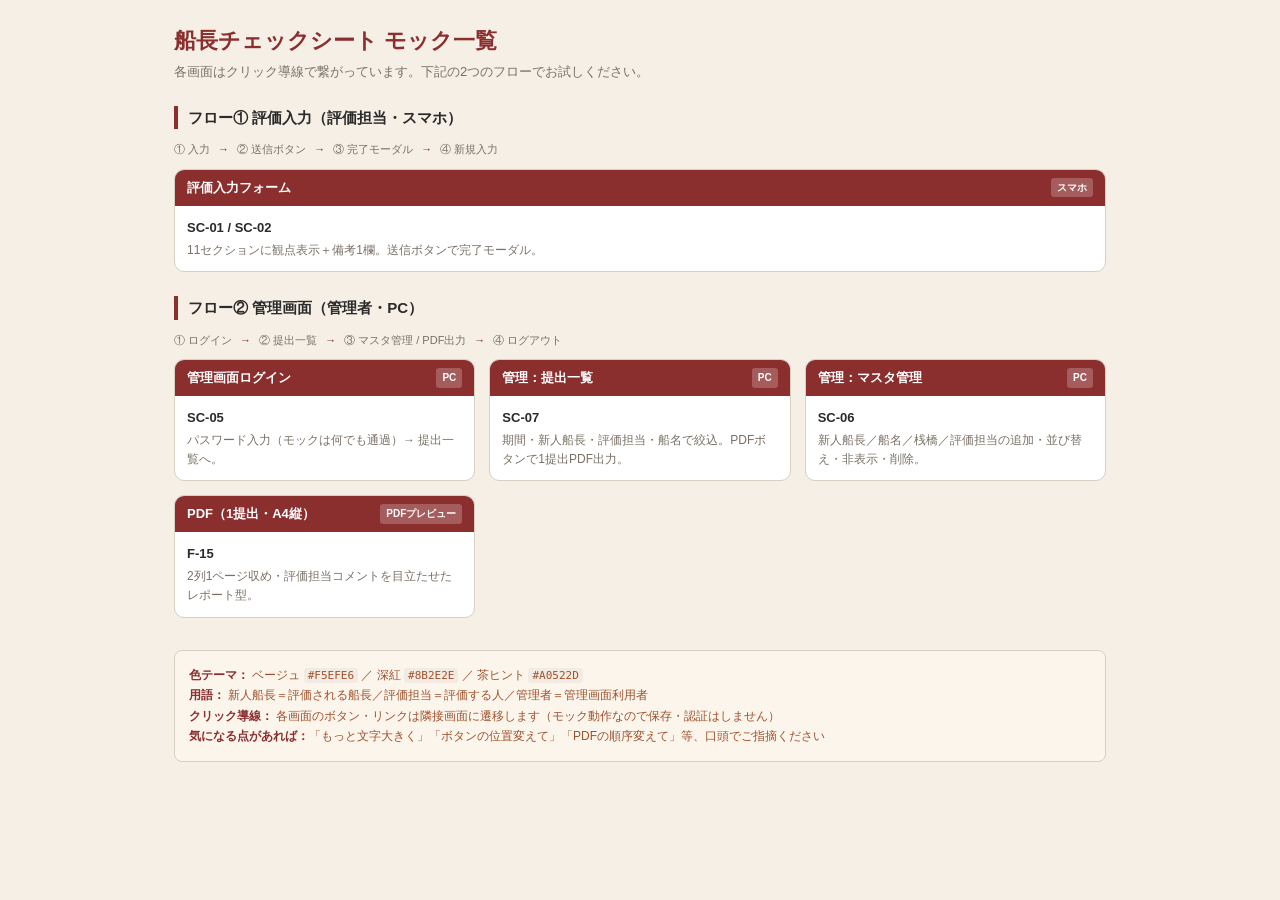
<file: index.html>
<!doctype html>
<html lang="ja">
<head>
<meta charset="utf-8">
<title>船長チェックシート モック一覧</title>
<link rel="stylesheet" href="_theme.css">
<style>
  body{padding:24px;max-width:980px;margin:0 auto;}
  h1{color:var(--accent);margin:0 0 4px;font-size:22px;}
  .lead{color:var(--muted);margin:0 0 24px;font-size:13px;}
  h2{font-size:15px;color:var(--ink);border-left:4px solid var(--accent);padding-left:10px;margin:24px 0 12px;}
  .grid{display:grid;grid-template-columns:repeat(auto-fit,minmax(260px,1fr));gap:14px;}
  .card{background:var(--bg-card);border:1px solid var(--line);border-radius:10px;overflow:hidden;text-decoration:none;color:var(--ink);display:block;transition:transform .12s;}
  .card:hover{transform:translateY(-2px);box-shadow:0 4px 14px rgba(139,46,46,.12);}
  .card .label{background:var(--accent);color:#fff;padding:8px 12px;font-weight:700;font-size:13px;display:flex;justify-content:space-between;align-items:center;}
  .card .label .dev{background:rgba(255,255,255,.22);font-size:10px;padding:2px 6px;border-radius:3px;}
  .card .body{padding:12px;font-size:12px;color:var(--muted);min-height:62px;}
  .card .body strong{display:block;color:var(--ink);font-size:13px;margin-bottom:3px;font-weight:600;}
  .flow{display:flex;align-items:center;gap:8px;color:var(--muted);font-size:11px;margin:6px 0 10px;}
  .flow-arrow{color:var(--accent);font-weight:700;}
  .legend{margin-top:32px;padding:14px;background:#FBF5EC;border:1px solid var(--line);border-radius:8px;font-size:12px;color:var(--hint-text);line-height:1.7;}
  .legend strong{color:var(--accent);}
  code{background:rgba(0,0,0,.04);padding:1px 4px;border-radius:3px;font-size:11px;}
</style>
</head>
<body>
<h1>船長チェックシート モック一覧</h1>
<p class="lead">各画面はクリック導線で繋がっています。下記の2つのフローでお試しください。</p>

<h2>フロー① 評価入力（評価担当・スマホ）</h2>
<div class="flow"><span>① 入力</span><span class="flow-arrow">→</span><span>② 送信ボタン</span><span class="flow-arrow">→</span><span>③ 完了モーダル</span><span class="flow-arrow">→</span><span>④ 新規入力</span></div>
<div class="grid">
  <a class="card" href="form.html">
    <div class="label">評価入力フォーム<span class="dev">スマホ</span></div>
    <div class="body"><strong>SC-01 / SC-02</strong>11セクションに観点表示＋備考1欄。送信ボタンで完了モーダル。</div>
  </a>
</div>

<h2>フロー② 管理画面（管理者・PC）</h2>
<div class="flow"><span>① ログイン</span><span class="flow-arrow">→</span><span>② 提出一覧</span><span class="flow-arrow">→</span><span>③ マスタ管理 / PDF出力</span><span class="flow-arrow">→</span><span>④ ログアウト</span></div>
<div class="grid">
  <a class="card" href="login.html">
    <div class="label">管理画面ログイン<span class="dev">PC</span></div>
    <div class="body"><strong>SC-05</strong>パスワード入力（モックは何でも通過）→ 提出一覧へ。</div>
  </a>
  <a class="card" href="admin-list.html">
    <div class="label">管理：提出一覧<span class="dev">PC</span></div>
    <div class="body"><strong>SC-07</strong>期間・新人船長・評価担当・船名で絞込。PDFボタンで1提出PDF出力。</div>
  </a>
  <a class="card" href="admin-master.html">
    <div class="label">管理：マスタ管理<span class="dev">PC</span></div>
    <div class="body"><strong>SC-06</strong>新人船長／船名／桟橋／評価担当の追加・並び替え・非表示・削除。</div>
  </a>
  <a class="card" href="pdf-single-1page.html">
    <div class="label">PDF（1提出・A4縦）<span class="dev">PDFプレビュー</span></div>
    <div class="body"><strong>F-15</strong>2列1ページ収め・評価担当コメントを目立たせたレポート型。</div>
  </a>
</div>

<div class="legend">
  <strong>色テーマ：</strong> ベージュ <code>#F5EFE6</code> ／ 深紅 <code>#8B2E2E</code> ／ 茶ヒント <code>#A0522D</code><br>
  <strong>用語：</strong> 新人船長＝評価される船長／評価担当＝評価する人／管理者＝管理画面利用者<br>
  <strong>クリック導線：</strong> 各画面のボタン・リンクは隣接画面に遷移します（モック動作なので保存・認証はしません）<br>
  <strong>気になる点があれば：</strong>「もっと文字大きく」「ボタンの位置変えて」「PDFの順序変えて」等、口頭でご指摘ください
</div>
</body>
</html>
</file>
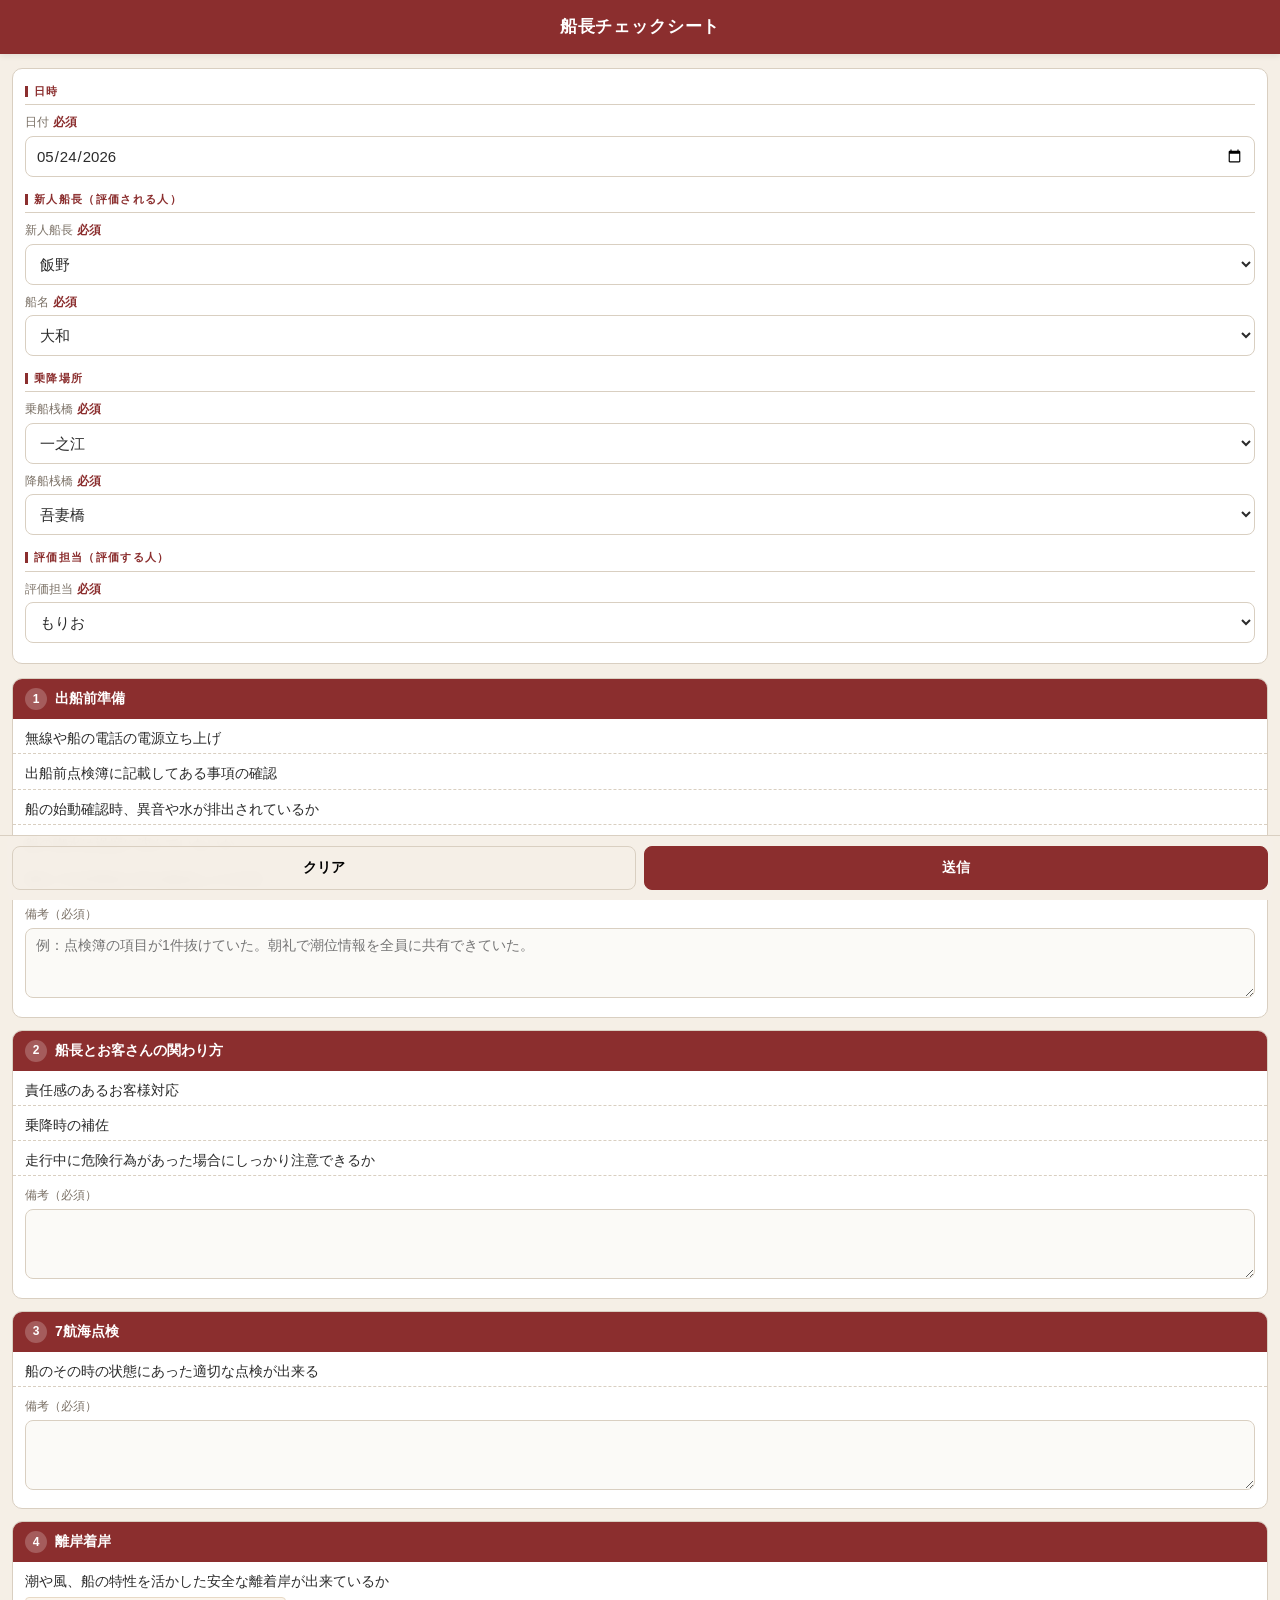
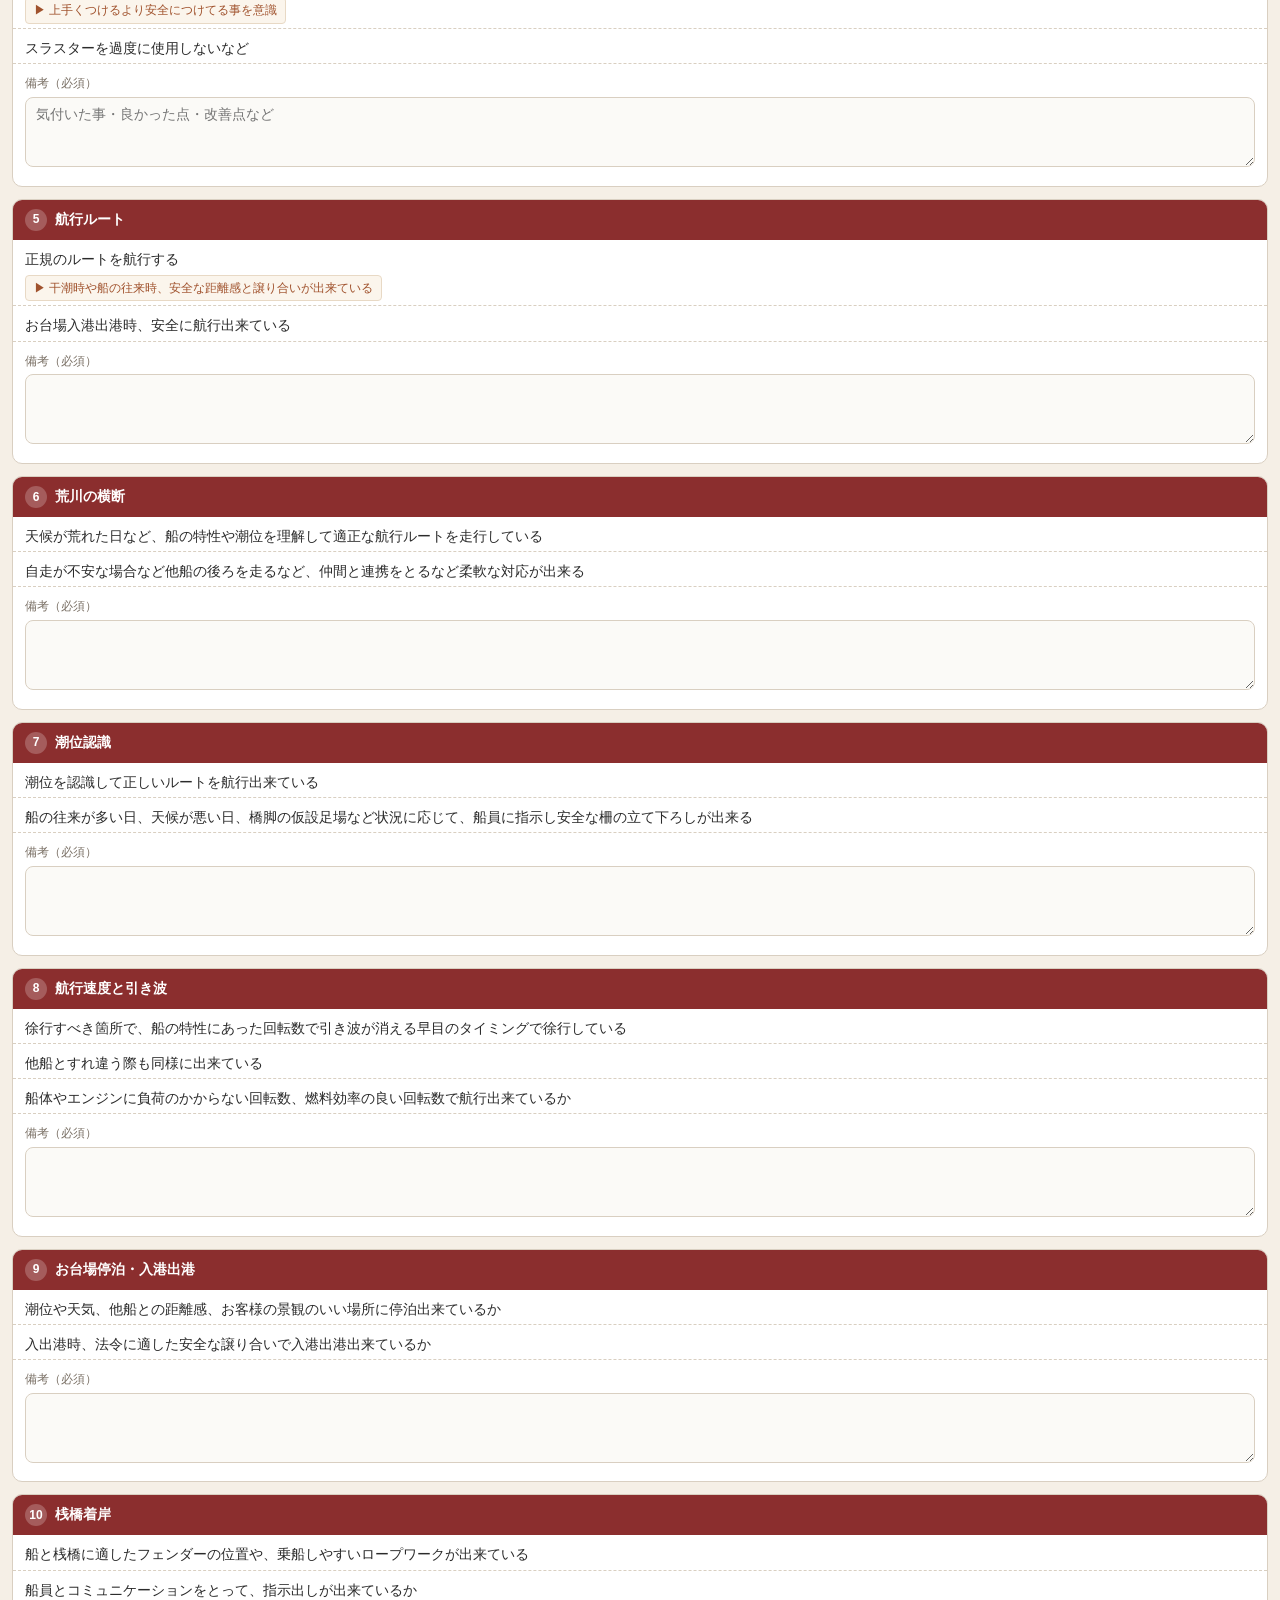
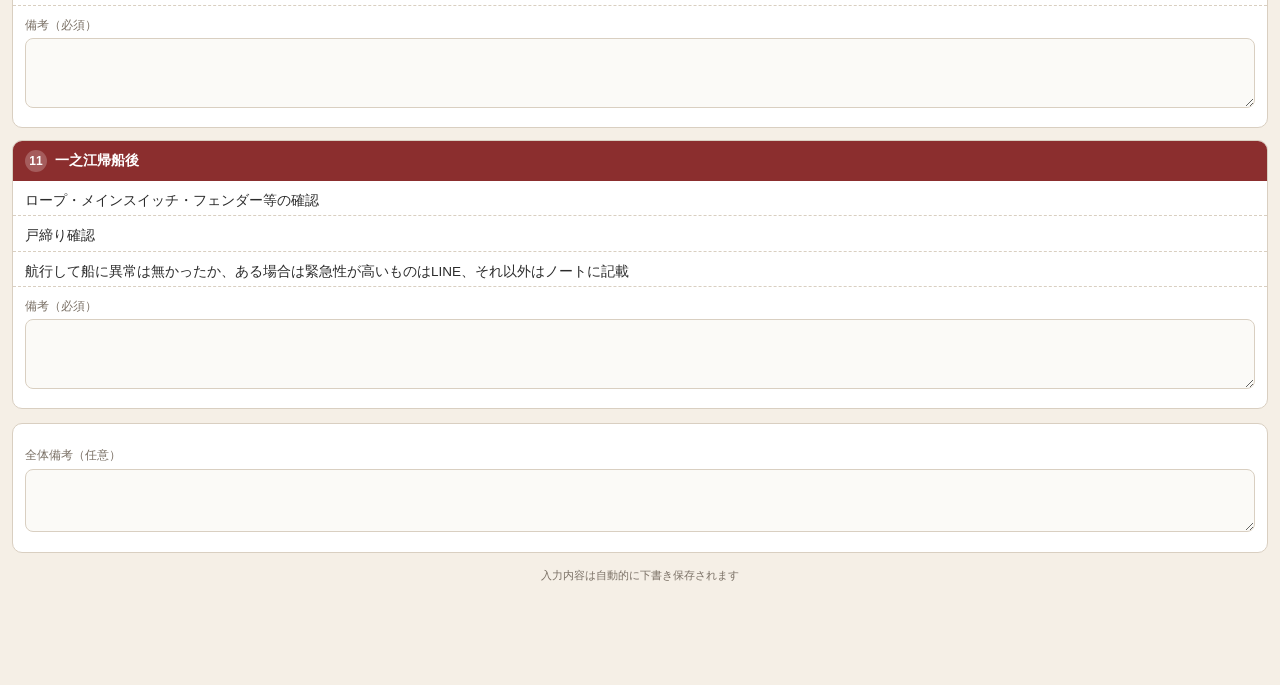
<file: form.html>
<!doctype html>
<html lang="ja">
<head>
<meta charset="utf-8">
<meta name="viewport" content="width=device-width,initial-scale=1">
<title>入力フォーム モック</title>
<link rel="stylesheet" href="_theme.css">
<style>
  body{padding:0 0 90px;}
  header{background:var(--accent);color:#fff;padding:14px 16px;text-align:center;font-weight:700;font-size:17px;letter-spacing:.05em;
    box-shadow:0 2px 6px rgba(0,0,0,.08);}
  .meta{background:var(--bg-card);border:1px solid var(--line);border-radius:10px;margin:14px 12px;padding:14px 12px 12px;}
  .meta .row{display:grid;grid-template-columns:1fr;gap:4px;margin:8px 0;}
  .meta label{color:var(--muted);font-size:12px;}
  .meta label .req{color:var(--accent);margin-left:4px;font-weight:700;}
  .meta-title{font-size:11px;color:var(--accent);font-weight:700;letter-spacing:.12em;margin:14px 0 2px;padding-bottom:4px;border-bottom:1px solid var(--line);display:flex;align-items:center;gap:6px;}
  .meta-title:first-child{margin-top:0;}
  .meta-title::before{content:"";display:inline-block;width:3px;height:11px;background:var(--accent);}
  .meta input,.meta select{width:100%;padding:10px;border:1px solid var(--line);border-radius:8px;font-size:15px;background:#fff;color:var(--ink);}
  section.group{background:var(--bg-card);border:1px solid var(--line);border-radius:10px;margin:0 12px 12px;overflow:hidden;}
  .group-head{background:var(--accent);color:#fff;padding:9px 12px;font-weight:700;font-size:14px;display:flex;align-items:center;gap:8px;}
  .group-head .num{background:rgba(255,255,255,.22);border-radius:999px;width:22px;height:22px;display:inline-flex;align-items:center;justify-content:center;font-size:12px;}
  .observation{padding:10px 12px 4px;border-bottom:1px dashed var(--line);}
  .observation:last-of-type{border-bottom:none;}
  .observation .label{color:var(--muted);font-size:11px;margin-bottom:4px;letter-spacing:.05em;}
  .observation .crit{font-size:13.5px;line-height:1.5;}
  .observation .hint{display:inline-block;margin-top:5px;background:var(--bg-hint);color:var(--hint-text);font-size:12px;padding:3px 8px;border-radius:4px;border:1px solid #E8D9C5;}
  .biko{padding:10px 12px 12px;}
  .biko label{display:block;color:var(--muted);font-size:12px;margin-bottom:4px;}
  .biko textarea{width:100%;min-height:70px;padding:8px 10px;border:1px solid var(--line);border-radius:8px;font-size:14px;background:#FBFAF7;color:var(--ink);resize:vertical;}
  .actions{position:fixed;bottom:0;left:0;right:0;background:rgba(245,239,230,.96);backdrop-filter:blur(6px);padding:10px 12px;display:flex;gap:8px;border-top:1px solid var(--line);}
  .actions button{flex:1;padding:12px 0;border-radius:8px;border:1px solid var(--line);background:#fff;font-weight:700;font-size:14px;}
  .actions .primary{background:var(--accent);color:#fff;border-color:var(--accent);}
  .actions .ghost{background:transparent;}
</style>
</head>
<body>
<header>船長チェックシート</header>

<div class="meta">
  <div class="meta-title">日時</div>
  <div class="row">
    <label>日付<span class="req">必須</span></label>
    <input type="date" value="2026-05-24">
  </div>

  <div class="meta-title">新人船長（評価される人）</div>
  <div class="row">
    <label>新人船長<span class="req">必須</span></label>
    <select><option>飯野</option><option>古村</option><option>小川</option></select>
  </div>
  <div class="row">
    <label>船名<span class="req">必須</span></label>
    <select><option>大和</option></select>
  </div>

  <div class="meta-title">乗降場所</div>
  <div class="row">
    <label>乗船桟橋<span class="req">必須</span></label>
    <select><option>一之江</option></select>
  </div>
  <div class="row">
    <label>降船桟橋<span class="req">必須</span></label>
    <select><option>吾妻橋</option></select>
  </div>

  <div class="meta-title">評価担当（評価する人）</div>
  <div class="row">
    <label>評価担当<span class="req">必須</span></label>
    <select><option>もりお</option></select>
  </div>
</div>

<section class="group">
  <div class="group-head"><span class="num">1</span><span>出船前準備</span></div>
  <div class="observation">
    <div class="crit">無線や船の電話の電源立ち上げ</div>
  </div>
  <div class="observation">
    <div class="crit">出船前点検簿に記載してある事項の確認</div>
  </div>
  <div class="observation">
    <div class="crit">船の始動確認時、異音や水が排出されているか</div>
  </div>
  <div class="observation">
    <div class="crit">船の喫水は過度に沈んでいないか</div>
  </div>
  <div class="observation">
    <div class="crit">朝礼で注意事故や安全確認などの共有</div>
  </div>
  <div class="biko">
    <label>備考（必須）</label>
    <textarea required placeholder="例：点検簿の項目が1件抜けていた。朝礼で潮位情報を全員に共有できていた。"></textarea>
  </div>
</section>

<section class="group">
  <div class="group-head"><span class="num">2</span><span>船長とお客さんの関わり方</span></div>
  <div class="observation">
    <div class="crit">責任感のあるお客様対応</div>
  </div>
  <div class="observation">
    <div class="crit">乗降時の補佐</div>
  </div>
  <div class="observation">
    <div class="crit">走行中に危険行為があった場合にしっかり注意できるか</div>
  </div>
  <div class="biko">
    <label>備考（必須）</label>
    <textarea required placeholder=""></textarea>
  </div>
</section>

<section class="group">
  <div class="group-head"><span class="num">3</span><span>7航海点検</span></div>
  <div class="observation">
    <div class="crit">船のその時の状態にあった適切な点検が出来る</div>
  </div>
  <div class="biko">
    <label>備考（必須）</label>
    <textarea required placeholder=""></textarea>
  </div>
</section>

<section class="group">
  <div class="group-head"><span class="num">4</span><span>離岸着岸</span></div>
  <div class="observation">
    <div class="crit">潮や風、船の特性を活かした安全な離着岸が出来ているか</div>
    <span class="hint">▶ 上手くつけるより安全につけてる事を意識</span>
  </div>
  <div class="observation">
    <div class="crit">スラスターを過度に使用しないなど</div>
  </div>
  <div class="biko">
    <label>備考（必須）</label>
    <textarea required placeholder="気付いた事・良かった点・改善点など"></textarea>
  </div>
</section>

<section class="group">
  <div class="group-head"><span class="num">5</span><span>航行ルート</span></div>
  <div class="observation">
    <div class="crit">正規のルートを航行する</div>
    <span class="hint">▶ 干潮時や船の往来時、安全な距離感と譲り合いが出来ている</span>
  </div>
  <div class="observation">
    <div class="crit">お台場入港出港時、安全に航行出来ている</div>
  </div>
  <div class="biko">
    <label>備考（必須）</label>
    <textarea required placeholder=""></textarea>
  </div>
</section>

<section class="group">
  <div class="group-head"><span class="num">6</span><span>荒川の横断</span></div>
  <div class="observation">
    <div class="crit">天候が荒れた日など、船の特性や潮位を理解して適正な航行ルートを走行している</div>
  </div>
  <div class="observation">
    <div class="crit">自走が不安な場合など他船の後ろを走るなど、仲間と連携をとるなど柔軟な対応が出来る</div>
  </div>
  <div class="biko">
    <label>備考（必須）</label>
    <textarea required placeholder=""></textarea>
  </div>
</section>

<section class="group">
  <div class="group-head"><span class="num">7</span><span>潮位認識</span></div>
  <div class="observation">
    <div class="crit">潮位を認識して正しいルートを航行出来ている</div>
  </div>
  <div class="observation">
    <div class="crit">船の往来が多い日、天候が悪い日、橋脚の仮設足場など状況に応じて、船員に指示し安全な柵の立て下ろしが出来る</div>
  </div>
  <div class="biko">
    <label>備考（必須）</label>
    <textarea required placeholder=""></textarea>
  </div>
</section>

<section class="group">
  <div class="group-head"><span class="num">8</span><span>航行速度と引き波</span></div>
  <div class="observation">
    <div class="crit">徐行すべき箇所で、船の特性にあった回転数で引き波が消える早目のタイミングで徐行している</div>
  </div>
  <div class="observation">
    <div class="crit">他船とすれ違う際も同様に出来ている</div>
  </div>
  <div class="observation">
    <div class="crit">船体やエンジンに負荷のかからない回転数、燃料効率の良い回転数で航行出来ているか</div>
  </div>
  <div class="biko">
    <label>備考（必須）</label>
    <textarea required placeholder=""></textarea>
  </div>
</section>

<section class="group">
  <div class="group-head"><span class="num">9</span><span>お台場停泊・入港出港</span></div>
  <div class="observation">
    <div class="crit">潮位や天気、他船との距離感、お客様の景観のいい場所に停泊出来ているか</div>
  </div>
  <div class="observation">
    <div class="crit">入出港時、法令に適した安全な譲り合いで入港出港出来ているか</div>
  </div>
  <div class="biko">
    <label>備考（必須）</label>
    <textarea required placeholder=""></textarea>
  </div>
</section>

<section class="group">
  <div class="group-head"><span class="num">10</span><span>桟橋着岸</span></div>
  <div class="observation">
    <div class="crit">船と桟橋に適したフェンダーの位置や、乗船しやすいロープワークが出来ている</div>
  </div>
  <div class="observation">
    <div class="crit">船員とコミュニケーションをとって、指示出しが出来ているか</div>
  </div>
  <div class="biko">
    <label>備考（必須）</label>
    <textarea required placeholder=""></textarea>
  </div>
</section>

<section class="group">
  <div class="group-head"><span class="num">11</span><span>一之江帰船後</span></div>
  <div class="observation">
    <div class="crit">ロープ・メインスイッチ・フェンダー等の確認</div>
  </div>
  <div class="observation">
    <div class="crit">戸締り確認</div>
  </div>
  <div class="observation">
    <div class="crit">航行して船に異常は無かったか、ある場合は緊急性が高いものはLINE、それ以外はノートに記載</div>
  </div>
  <div class="biko">
    <label>備考（必須）</label>
    <textarea required placeholder=""></textarea>
  </div>
</section>

<div class="meta">
  <div class="row">
    <label>全体備考（任意）</label>
    <textarea rows="3" style="width:100%;padding:8px 10px;border:1px solid var(--line);border-radius:8px;background:#FBFAF7;color:var(--ink);"></textarea>
  </div>
</div>

<p style="text-align:center;color:var(--muted);font-size:11px;padding:0 16px;">入力内容は自動的に下書き保存されます</p>

<div class="actions">
  <button class="ghost" onclick="if(confirm('入力内容をクリアしますか？')) location.reload();">クリア</button>
  <button class="primary" onclick="submit()">送信</button>
</div>

<div id="dlg-mask" style="display:none;position:fixed;inset:0;background:rgba(0,0,0,.45);z-index:9000;align-items:center;justify-content:center;padding:20px;">
  <div style="background:#fff;border-radius:12px;width:100%;max-width:340px;padding:24px;text-align:center;">
    <div style="font-size:32px;color:var(--accent);margin-bottom:8px;">✓</div>
    <div style="font-weight:700;font-size:17px;margin-bottom:6px;">送信完了</div>
    <div style="color:var(--muted);font-size:13px;margin-bottom:18px;">受付番号：#312</div>
    <button onclick="location.reload()" style="width:100%;background:var(--accent);color:#fff;border:none;padding:11px 0;border-radius:8px;font-weight:700;font-size:14px;cursor:pointer;">新規入力</button>
    <a href="index.html" style="display:block;margin-top:10px;color:var(--muted);font-size:12px;text-decoration:none;">モック一覧に戻る</a>
  </div>
</div>

<script>
function submit(){
  document.getElementById('dlg-mask').style.display = 'flex';
}
</script>
</body>
</html>
</file>
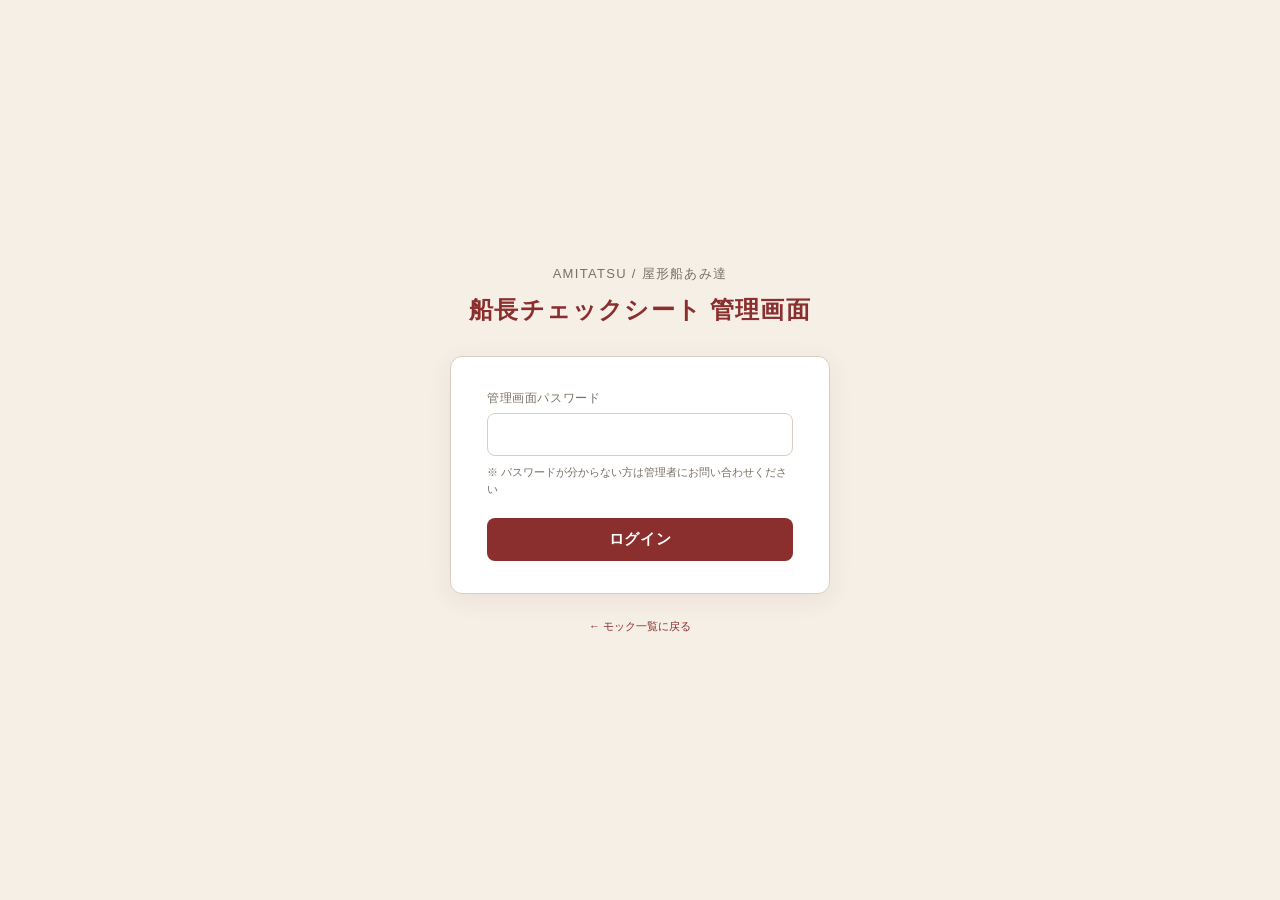
<file: login.html>
<!doctype html>
<html lang="ja">
<head>
<meta charset="utf-8">
<title>管理画面ログイン モック</title>
<link rel="stylesheet" href="_theme.css">
<style>
  body{min-height:100vh;display:flex;flex-direction:column;align-items:center;justify-content:center;padding:24px;}
  .brand{color:var(--muted);font-size:13px;letter-spacing:.1em;margin-bottom:6px;}
  h1{color:var(--accent);font-size:24px;margin:0 0 28px;letter-spacing:.05em;}
  .card{background:var(--bg-card);border:1px solid var(--line);border-radius:12px;padding:32px 36px;width:380px;box-shadow:0 6px 24px rgba(139,46,46,.08);}
  .card .label{font-size:12px;color:var(--muted);margin-bottom:6px;letter-spacing:.05em;}
  .card input{width:100%;padding:12px 14px;border:1px solid var(--line);border-radius:8px;font-size:15px;background:#fff;color:var(--ink);}
  .card input:focus{outline:2px solid var(--accent);outline-offset:1px;}
  .card .hint{font-size:11px;color:var(--muted);margin-top:8px;}
  .card button{margin-top:20px;width:100%;background:var(--accent);color:#fff;border:none;padding:12px 0;border-radius:8px;font-size:15px;font-weight:700;cursor:pointer;letter-spacing:.05em;}
  .card button:hover{background:var(--accent-soft);}
  .err{display:none;margin-top:14px;padding:8px 12px;background:#fef0f0;color:var(--accent);border:1px solid var(--accent);border-radius:6px;font-size:13px;}
  .footer{margin-top:24px;font-size:11px;color:var(--muted);text-align:center;}
  .footer a{color:var(--accent);text-decoration:none;}
</style>
</head>
<body>

<div class="brand">AMITATSU / 屋形船あみ達</div>
<h1>船長チェックシート 管理画面</h1>

<div class="card">
  <div class="label">管理画面パスワード</div>
  <input type="password" id="pw" placeholder="" autocomplete="off">
  <div class="hint">※ パスワードが分からない方は管理者にお問い合わせください</div>
  <button onclick="login()">ログイン</button>
  <div class="err" id="err">パスワードが違います</div>
</div>

<div class="footer">
  <a href="index.html">← モック一覧に戻る</a>
</div>

<script>
  function login(){
    // モック：何でも入れたらログイン成功で admin-list.html へ
    const pw = document.getElementById('pw').value;
    if(!pw){
      document.getElementById('err').style.display = 'block';
      document.getElementById('err').textContent = 'パスワードを入力してください';
      return;
    }
    location.href = 'admin-list.html';
  }
  document.getElementById('pw').addEventListener('keydown', e => {
    if(e.key === 'Enter') login();
  });
</script>
</body>
</html>
</file>
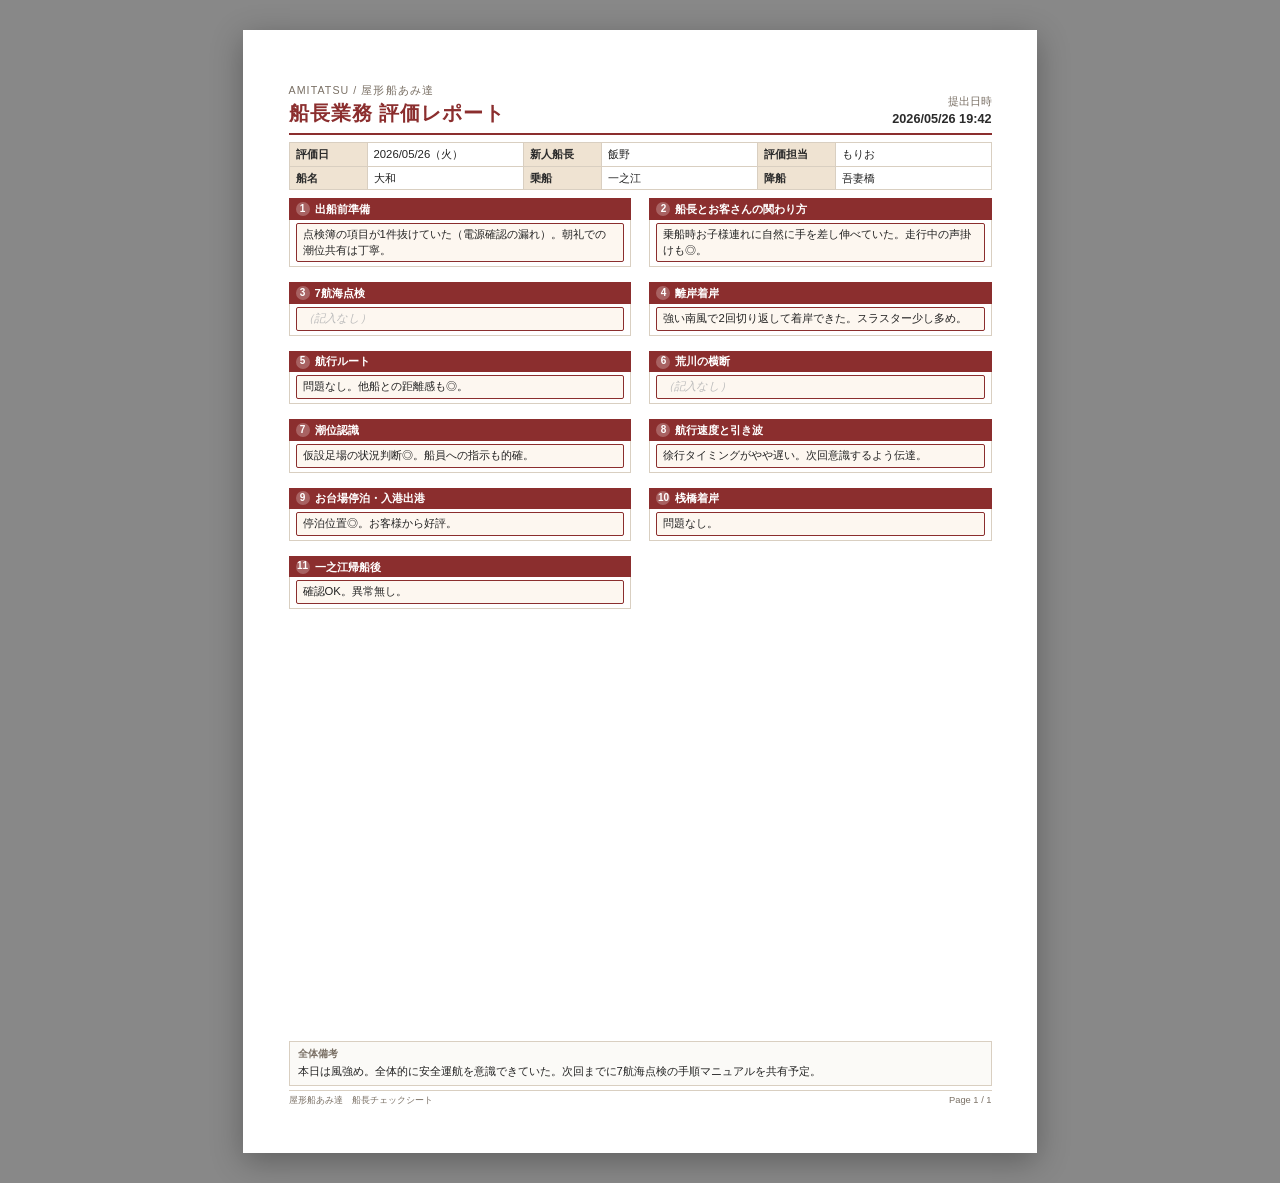
<file: pdf-single-1page.html>
<!doctype html>
<html lang="ja">
<head>
<meta charset="utf-8">
<title>PDF（1提出・1ページ収め）モック</title>
<link rel="stylesheet" href="_theme.css">
<style>
  body{background:#888;padding:30px 0;}
  .a4{
    width:210mm;
    height:297mm;
    margin:0 auto;
    background:#fff;
    color:#222;
    box-shadow:0 8px 30px rgba(0,0,0,.3);
    padding:14mm 12mm 12mm;
    font-family:"Yu Gothic","Hiragino Sans","Meiryo",sans-serif;
    font-size:9pt;
    line-height:1.45;
    box-sizing:border-box;
    display:flex;
    flex-direction:column;
  }
  .pdf-head{display:flex;justify-content:space-between;align-items:flex-end;border-bottom:2.5px solid var(--accent);padding-bottom:5px;margin-bottom:7px;}
  .pdf-head .left .brand{color:var(--muted);font-size:8pt;letter-spacing:.1em;}
  .pdf-head .left h1{margin:1px 0 0;font-size:15pt;color:var(--accent);letter-spacing:.05em;}
  .pdf-head .right{text-align:right;font-size:8pt;color:var(--muted);}
  .pdf-head .right strong{display:block;color:var(--ink);font-size:9.5pt;margin-top:1px;}

  .meta-table{width:100%;border-collapse:collapse;margin-bottom:8px;font-size:8.5pt;}
  .meta-table th{background:#EFE3D2;border:1px solid var(--line);padding:3px 6px;text-align:left;font-weight:700;width:11%;color:var(--ink);}
  .meta-table td{border:1px solid var(--line);padding:3px 6px;width:22%;}

  .grid2{flex:1;display:grid;grid-template-columns:1fr 1fr;gap:4mm 5mm;align-content:start;}
  .section{break-inside:avoid;display:flex;flex-direction:column;min-height:0;}
  .section-head{background:var(--accent);color:#fff;padding:2.5px 7px;font-weight:700;font-size:8.5pt;display:flex;align-items:center;gap:5px;}
  .section-head .num{background:rgba(255,255,255,.25);border-radius:999px;width:14px;height:14px;display:inline-flex;align-items:center;justify-content:center;font-size:7.5pt;}
  .section-body{border:1px solid var(--line);border-top:none;padding:3px 6px 4px;flex:1;display:flex;flex-direction:column;}
  .observations{font-size:7.5pt;color:var(--muted);margin:0 0 3px;padding-left:.9em;line-height:1.3;}
  .comment-wrap{flex:1;border:1px solid var(--accent);background:#FDF7F0;padding:3px 6px;border-radius:2px;}
  .comment-wrap .label{font-size:7pt;color:var(--accent);font-weight:700;letter-spacing:.08em;margin-bottom:1px;}
  .comment-wrap .body{font-size:8.5pt;line-height:1.4;color:#222;white-space:pre-wrap;}
  .comment-wrap.empty .body{color:#BBB;font-style:italic;}

  .footer-remarks{margin-top:6px;border:1px solid var(--line);padding:5px 8px;background:#FBFAF7;}
  .footer-remarks .label{font-size:7.5pt;color:var(--muted);margin-bottom:2px;font-weight:700;}
  .footer-remarks .body{font-size:8.5pt;line-height:1.4;}

  .pdf-foot{margin-top:4px;border-top:1px solid var(--line);padding-top:3px;display:flex;justify-content:space-between;font-size:7pt;color:var(--muted);}
</style>
</head>
<body>

<div class="a4">

  <div class="pdf-head">
    <div class="left">
      <div class="brand">AMITATSU / 屋形船あみ達</div>
      <h1>船長業務 評価レポート</h1>
    </div>
    <div class="right">提出日時<br><strong>2026/05/26 19:42</strong></div>
  </div>

  <table class="meta-table">
    <tr><th>評価日</th><td>2026/05/26（火）</td><th>新人船長</th><td>飯野</td><th>評価担当</th><td>もりお</td></tr>
    <tr><th>船名</th><td>大和</td><th>乗船</th><td>一之江</td><th>降船</th><td>吾妻橋</td></tr>
  </table>

  <div class="grid2">

    <div class="section">
      <div class="section-head"><span class="num">1</span>出船前準備</div>
      <div class="section-body">
        <div class="comment-wrap">
          <div class="body">点検簿の項目が1件抜けていた（電源確認の漏れ）。朝礼での潮位共有は丁寧。</div>
        </div>
      </div>
    </div>

    <div class="section">
      <div class="section-head"><span class="num">2</span>船長とお客さんの関わり方</div>
      <div class="section-body">
        <div class="comment-wrap">
          <div class="body">乗船時お子様連れに自然に手を差し伸べていた。走行中の声掛けも◎。</div>
        </div>
      </div>
    </div>

    <div class="section">
      <div class="section-head"><span class="num">3</span>7航海点検</div>
      <div class="section-body">
        <div class="comment-wrap empty">
          <div class="body">（記入なし）</div>
        </div>
      </div>
    </div>

    <div class="section">
      <div class="section-head"><span class="num">4</span>離岸着岸</div>
      <div class="section-body">
        <div class="comment-wrap">
          <div class="body">強い南風で2回切り返して着岸できた。スラスター少し多め。</div>
        </div>
      </div>
    </div>

    <div class="section">
      <div class="section-head"><span class="num">5</span>航行ルート</div>
      <div class="section-body">
        <div class="comment-wrap">
          <div class="body">問題なし。他船との距離感も◎。</div>
        </div>
      </div>
    </div>

    <div class="section">
      <div class="section-head"><span class="num">6</span>荒川の横断</div>
      <div class="section-body">
        <div class="comment-wrap empty">
          <div class="body">（記入なし）</div>
        </div>
      </div>
    </div>

    <div class="section">
      <div class="section-head"><span class="num">7</span>潮位認識</div>
      <div class="section-body">
        <div class="comment-wrap">
          <div class="body">仮設足場の状況判断◎。船員への指示も的確。</div>
        </div>
      </div>
    </div>

    <div class="section">
      <div class="section-head"><span class="num">8</span>航行速度と引き波</div>
      <div class="section-body">
        <div class="comment-wrap">
          <div class="body">徐行タイミングがやや遅い。次回意識するよう伝達。</div>
        </div>
      </div>
    </div>

    <div class="section">
      <div class="section-head"><span class="num">9</span>お台場停泊・入港出港</div>
      <div class="section-body">
        <div class="comment-wrap">
          <div class="body">停泊位置◎。お客様から好評。</div>
        </div>
      </div>
    </div>

    <div class="section">
      <div class="section-head"><span class="num">10</span>桟橋着岸</div>
      <div class="section-body">
        <div class="comment-wrap">
          <div class="body">問題なし。</div>
        </div>
      </div>
    </div>

    <div class="section">
      <div class="section-head"><span class="num">11</span>一之江帰船後</div>
      <div class="section-body">
        <div class="comment-wrap">
          <div class="body">確認OK。異常無し。</div>
        </div>
      </div>
    </div>

  </div>

  <div class="footer-remarks">
    <div class="label">全体備考</div>
    <div class="body">本日は風強め。全体的に安全運航を意識できていた。次回までに7航海点検の手順マニュアルを共有予定。</div>
  </div>

  <div class="pdf-foot">
    <span>屋形船あみ達　船長チェックシート</span>
    <span>Page 1 / 1</span>
  </div>

</div>

</body>
</html>
</file>
<file: _theme.css>
/* 共通テーマ：ベージュ × 深紅 */
:root{
  --bg:#F5EFE6;
  --bg-card:#FFFFFF;
  --bg-hint:#FBF5EC;
  --accent:#8B2E2E;
  --accent-soft:#B85454;
  --hint-text:#A0522D;
  --ink:#2B2B2B;
  --muted:#7A7065;
  --line:#D9CFC1;
}
*{box-sizing:border-box}
html,body{margin:0;padding:0;background:var(--bg);color:var(--ink);
  font-family:-apple-system,BlinkMacSystemFont,"Hiragino Sans","Yu Gothic UI","Meiryo",sans-serif;
  font-size:14px;line-height:1.55;}
button{font-family:inherit;cursor:pointer;}
input,select,textarea{font-family:inherit;}
.tag-mock{position:fixed;top:6px;right:6px;background:#000;color:#fff;font-size:10px;padding:2px 6px;border-radius:3px;opacity:.55;z-index:9999;}
</file>
